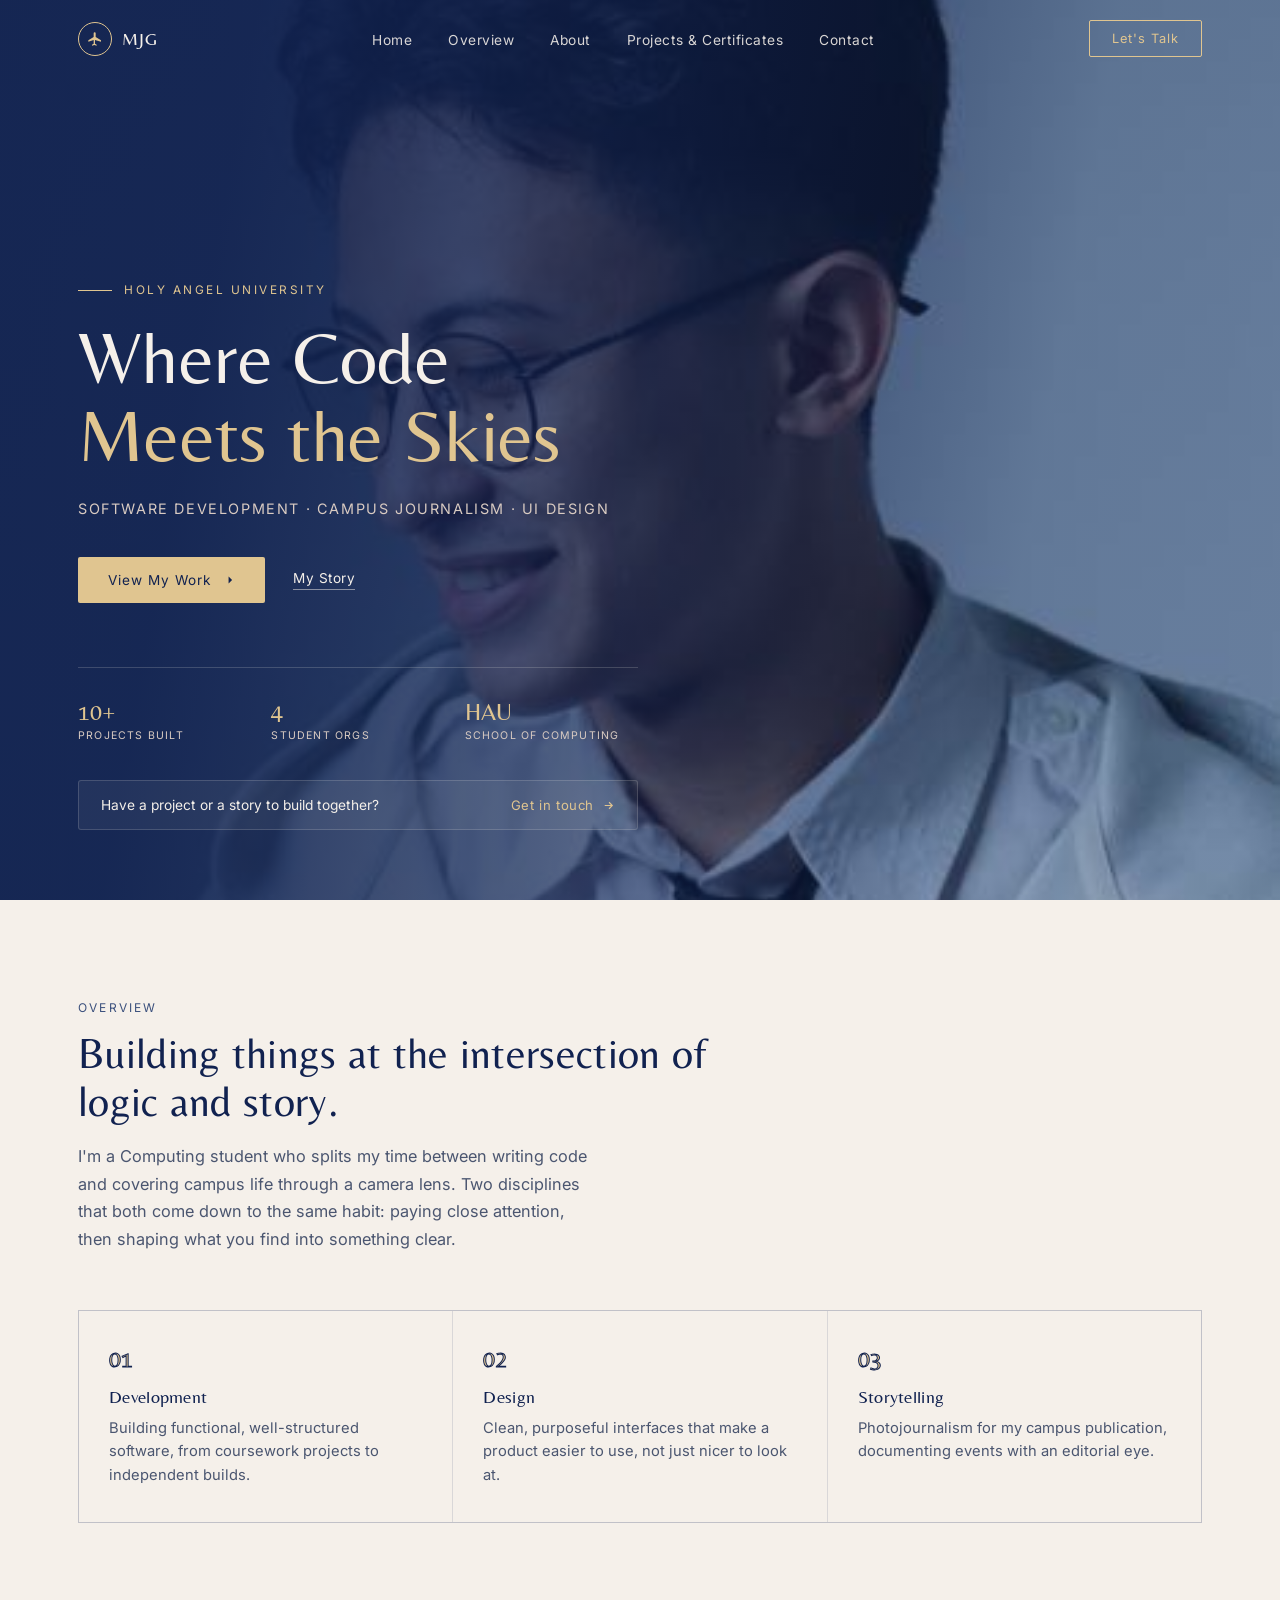
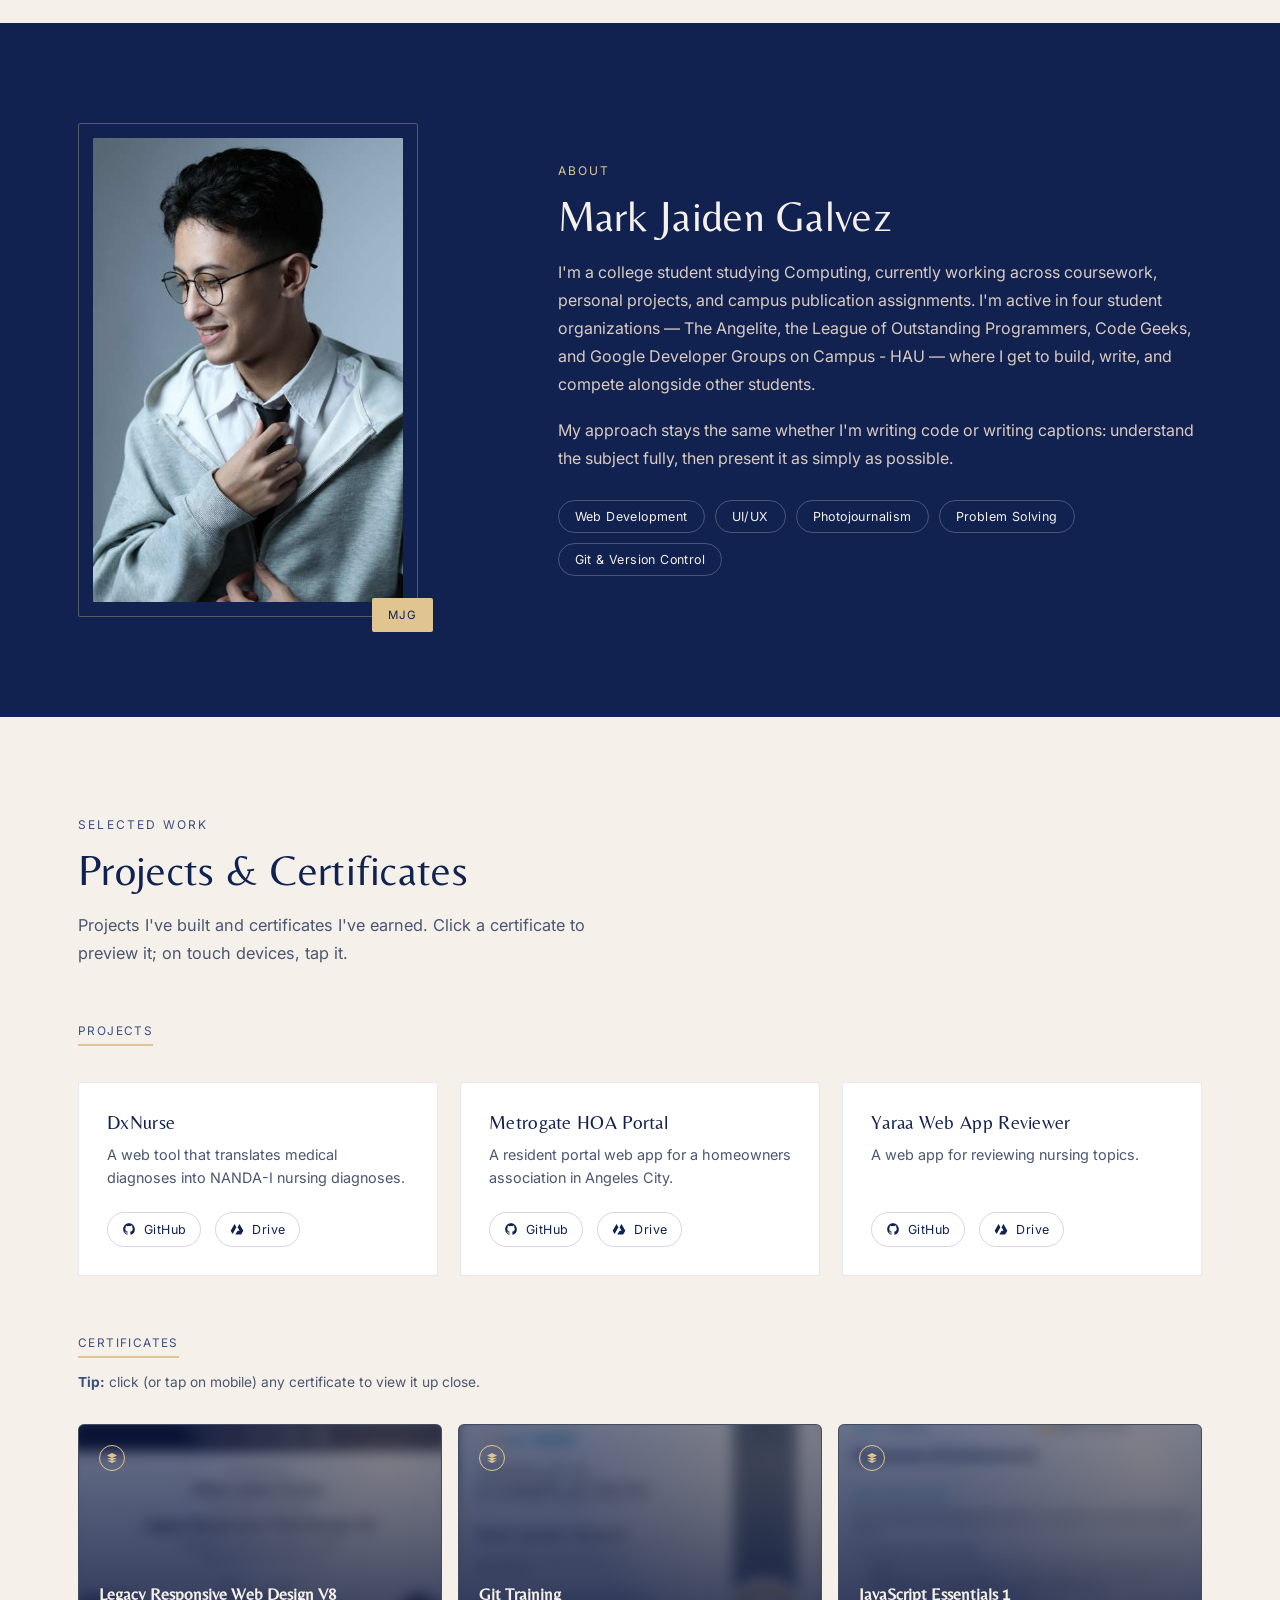
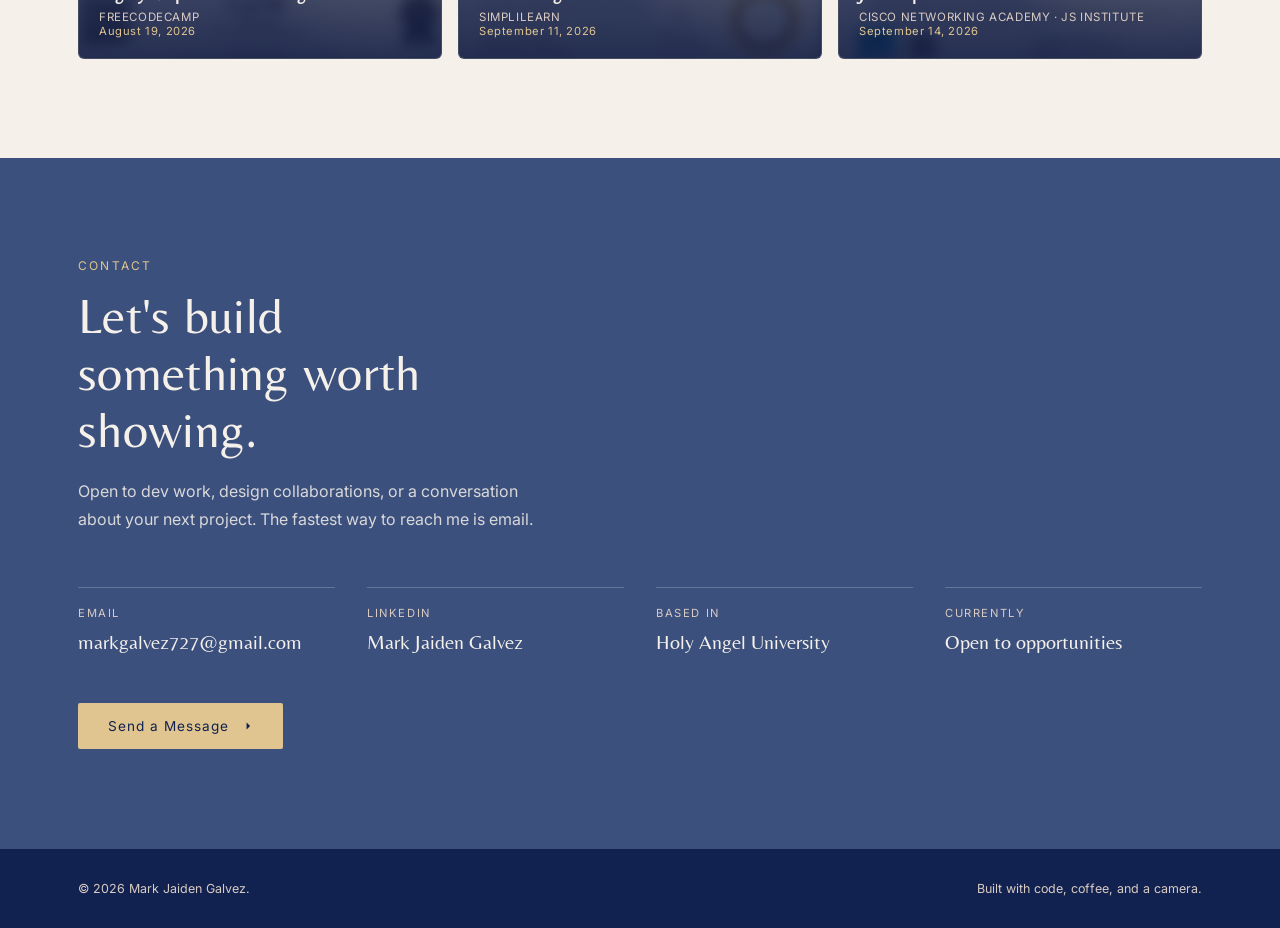
<file: index.html>
<!DOCTYPE html>
<html lang="en">
<head>
<meta charset="UTF-8">
<meta name="viewport" content="width=device-width, initial-scale=1, viewport-fit=cover">
<title>Mark Jaiden Galvez — Portfolio</title>
<link rel="preconnect" href="https://fonts.googleapis.com">
<link rel="preconnect" href="https://fonts.gstatic.com" crossorigin>
<link href="https://fonts.googleapis.com/css2?family=Belleza&family=Inter:wght@400;500;600;700&display=swap" rel="stylesheet">
<link rel="stylesheet" href="style.css">
<style>
.mjg-cert-stage{pointer-events:none!important}
.mjg-cert-stage .mjg-cert-img{display:none;width:100%;height:auto;max-height:68vh;object-fit:contain;border-radius:8px;background:#fff}
.mjg-cert-stage.has-photo{width:min(92vw,760px)!important;max-width:none!important;height:auto!important;min-height:0!important;aspect-ratio:auto!important;max-height:94vh;display:flex;flex-direction:column;justify-content:flex-start;gap:14px}
.mjg-cert-stage.has-photo .mjg-cert-img{display:block}
.mjg-cert-stage.has-photo .mjg-mark{display:none}
.mjg-cert-card{position:relative;overflow:hidden;isolation:isolate}
.mjg-cert-thumb{position:absolute;inset:0;z-index:-1;overflow:hidden;pointer-events:none}
.mjg-cert-thumb img{width:100%;height:100%;object-fit:cover;display:block;filter:blur(6px) saturate(.9);transform:scale(1.12);opacity:.6;transition:filter .35s ease,opacity .35s ease}
.mjg-cert-thumb::after{content:"";position:absolute;inset:0;background:linear-gradient(180deg,rgba(8,18,56,.35) 0%,rgba(8,18,56,.8) 100%)}
.mjg-cert-card:active .mjg-cert-thumb img{filter:blur(2px);opacity:.8}
</style>
</head>
<body>

<nav class="mjg-nav" id="nav">
  <div class="mjg-wrap">
    <a class="mjg-brand" href="#home">
      <span class="mjg-brand-mark"><svg viewBox="0 0 24 24"><path d="M21 16v-2l-8-5V3.5a1.5 1.5 0 0 0-3 0V9l-8 5v2l8-2.5V19l-2.5 1.8V22l3.5-1 3.5 1v-1.2L12 19v-5.5z"/></svg></span>
      MJG
    </a>
    <ul class="mjg-nav-links">
      <li><a href="#home">Home</a></li>
      <li><a href="#overview">Overview</a></li>
      <li><a href="#about">About</a></li>
      <li><a href="#work">Projects &amp; Certificates</a></li>
      <li><a href="#contact">Contact</a></li>
    </ul>
    <a class="mjg-nav-cta" href="#contact">Let's Talk</a>
    <button class="mjg-burger" id="burger" aria-label="Menu"><span></span><span></span><span></span></button>
  </div>
</nav>

<div class="mjg-mobile-panel" id="mobilePanel">
  <a href="#home">Home</a>
  <a href="#overview">Overview</a>
  <a href="#about">About</a>
  <a href="#work">Projects &amp; Certificates</a>
  <a href="#contact">Contact</a>
  <a class="mjg-nav-cta" href="#contact">Talk to me</a>
</div>

<header class="mjg-hero" id="home">
  <div class="mjg-hero-bg"></div>
  <div class="mjg-wrap">
    <div class="mjg-eyebrow"><span class="mjg-line"></span> Holy Angel University</div>
    <h1><span class="mjg-l1">Where Code</span><span class="mjg-l2">Meets the Skies</span></h1>
    <p class="mjg-hero-sub">Software Development &middot; Campus Journalism &middot; UI Design</p>
    <div class="mjg-hero-cta-row">
      <a class="mjg-btn-fill" href="#work">View My Work
        <svg viewBox="0 0 24 24" width="14" height="14" fill="currentColor"><path d="M5 12h14M13 6l6 6-6 6"/></svg>
      </a>
      <a class="mjg-btn-ghost" href="#about">My Story</a>
    </div>
    <div class="mjg-hero-stats">
      <div><div class="mjg-num">10+</div><div class="mjg-lab">Projects Built</div></div>
      <div><div class="mjg-num">4</div><div class="mjg-lab">Student Orgs</div></div>
      <div><div class="mjg-num">HAU</div><div class="mjg-lab">School of Computing</div></div>
    </div>
    <div class="mjg-hero-contact-bar">
      <p>Have a project or a story to build together?</p>
      <a href="#contact">Get in touch <svg viewBox="0 0 24 24" fill="none" stroke="currentColor" stroke-width="2"><path d="M5 12h14M13 6l6 6-6 6"/></svg></a>
    </div>
  </div>
</header>

<section class="mjg-overview" id="overview">
  <div class="mjg-wrap">
    <div class="mjg-section-head mjg-reveal">
      <span class="mjg-kicker">Overview</span>
      <h2>Building things at the intersection of logic and story.</h2>
      <p>I'm a Computing student who splits my time between writing code and covering campus life through a camera lens. Two disciplines that both come down to the same habit: paying close attention, then shaping what you find into something clear.</p>
    </div>
    <div class="mjg-pillars mjg-reveal">
      <div class="mjg-pillar">
        <div class="mjg-n">01</div>
        <h3>Development</h3>
        <p>Building functional, well-structured software, from coursework projects to independent builds.</p>
      </div>
      <div class="mjg-pillar">
        <div class="mjg-n">02</div>
        <h3>Design</h3>
        <p>Clean, purposeful interfaces that make a product easier to use, not just nicer to look at.</p>
      </div>
      <div class="mjg-pillar">
        <div class="mjg-n">03</div>
        <h3>Storytelling</h3>
        <p>Photojournalism for my campus publication, documenting events with an editorial eye.</p>
      </div>
    </div>
  </div>
</section>

<section class="mjg-about" id="about">
  <div class="mjg-wrap">
    <div class="mjg-about-photo mjg-reveal">
      <img src="mjg.jpg" alt="Mark Jaiden Galvez">
      <div class="mjg-tag">MJG</div>
    </div>
    <div class="mjg-about-body mjg-reveal">
      <span class="mjg-kicker" style="color:var(--mjg-gold)">About</span>
      <h2>Mark Jaiden Galvez</h2>
      <p>I'm a college student studying Computing, currently working across coursework, personal projects, and campus publication assignments. I'm active in four student organizations — The Angelite, the League of Outstanding Programmers, Code Geeks, and Google Developer Groups on Campus - HAU — where I get to build, write, and compete alongside other students.</p>
      <p>My approach stays the same whether I'm writing code or writing captions: understand the subject fully, then present it as simply as possible.</p>
      <div class="mjg-tags">
        <span>Web Development</span>
        <span>UI/UX</span>
        <span>Photojournalism</span>
        <span>Problem Solving</span>
        <span>Git &amp; Version Control</span>
      </div>
    </div>
  </div>
</section>

<section class="mjg-work" id="work">
  <div class="mjg-wrap">
    <div class="mjg-section-head mjg-reveal">
      <span class="mjg-kicker">Selected Work</span>
      <h2>Projects &amp; Certificates</h2>
      <p>Projects I've built and certificates I've earned. Click a certificate to preview it; on touch devices, tap it.</p>
    </div>

    <div class="mjg-subtabs mjg-reveal"><span>Projects</span></div>
    <div class="mjg-project-grid mjg-reveal">
      <div class="mjg-project-card">
        <h3>DxNurse</h3>
        <p>A web tool that translates medical diagnoses into NANDA-I nursing diagnoses.</p>
        <div class="mjg-project-links">
          <a href="https://github.com/mjgalvez0608/DxNurse" target="_blank" rel="noopener"><svg viewBox="0 0 24 24"><path d="M12 2C6.48 2 2 6.58 2 12.25c0 4.53 2.87 8.37 6.84 9.73.5.1.68-.22.68-.5 0-.24-.01-.87-.01-1.71-2.78.62-3.37-1.37-3.37-1.37-.45-1.18-1.11-1.5-1.11-1.5-.91-.64.07-.63.07-.63 1 .07 1.53 1.05 1.53 1.05.89 1.56 2.34 1.11 2.91.85.09-.66.35-1.11.63-1.37-2.22-.26-4.56-1.14-4.56-5.06 0-1.12.39-2.03 1.03-2.75-.1-.26-.45-1.31.1-2.73 0 0 .84-.28 2.75 1.05A9.28 9.28 0 0 1 12 6.84c.85 0 1.71.12 2.51.34 1.91-1.33 2.75-1.05 2.75-1.05.55 1.42.2 2.47.1 2.73.64.72 1.03 1.63 1.03 2.75 0 3.93-2.34 4.79-4.57 5.05.36.32.68.94.68 1.9 0 1.37-.01 2.47-.01 2.81 0 .28.18.61.69.5A10.03 10.03 0 0 0 22 12.25C22 6.58 17.52 2 12 2z"/></svg> GitHub</a>
          <a href="#" target="_blank" rel="noopener"><svg viewBox="0 0 24 24"><path d="M7.71 3.5 1.15 15l3.28 5.68L11 9.18 7.71 3.5zM9.07 21.5h9.79L22.85 15h-9.79l-3.99 6.5zM12.99 9.18l6.65 11.5L22.85 15 16.28 3.5l-3.29 5.68z"/></svg> Drive</a>
        </div>
      </div>
      <div class="mjg-project-card">
        <h3>Metrogate HOA Portal</h3>
        <p>A resident portal web app for a homeowners association in Angeles City.</p>
        <div class="mjg-project-links">
          <a href="https://github.com/mjgalvez0608/Metrogate-Website-Deployment" target="_blank" rel="noopener"><svg viewBox="0 0 24 24"><path d="M12 2C6.48 2 2 6.58 2 12.25c0 4.53 2.87 8.37 6.84 9.73.5.1.68-.22.68-.5 0-.24-.01-.87-.01-1.71-2.78.62-3.37-1.37-3.37-1.37-.45-1.18-1.11-1.5-1.11-1.5-.91-.64.07-.63.07-.63 1 .07 1.53 1.05 1.53 1.05.89 1.56 2.34 1.11 2.91.85.09-.66.35-1.11.63-1.37-2.22-.26-4.56-1.14-4.56-5.06 0-1.12.39-2.03 1.03-2.75-.1-.26-.45-1.31.1-2.73 0 0 .84-.28 2.75 1.05A9.28 9.28 0 0 1 12 6.84c.85 0 1.71.12 2.51.34 1.91-1.33 2.75-1.05 2.75-1.05.55 1.42.2 2.47.1 2.73.64.72 1.03 1.63 1.03 2.75 0 3.93-2.34 4.79-4.57 5.05.36.32.68.94.68 1.9 0 1.37-.01 2.47-.01 2.81 0 .28.18.61.69.5A10.03 10.03 0 0 0 22 12.25C22 6.58 17.52 2 12 2z"/></svg> GitHub</a>
          <a href="#" target="_blank" rel="noopener"><svg viewBox="0 0 24 24"><path d="M7.71 3.5 1.15 15l3.28 5.68L11 9.18 7.71 3.5zM9.07 21.5h9.79L22.85 15h-9.79l-3.99 6.5zM12.99 9.18l6.65 11.5L22.85 15 16.28 3.5l-3.29 5.68z"/></svg> Drive</a>
        </div>
      </div>
      <div class="mjg-project-card">
        <h3>Yaraa Web App Reviewer</h3>
        <p>A web app for reviewing nursing topics.</p>
        <div class="mjg-project-links">
          <a href="https://github.com/mjgalvez0608/Yaraa-WebApp-Reviewer" target="_blank" rel="noopener"><svg viewBox="0 0 24 24"><path d="M12 2C6.48 2 2 6.58 2 12.25c0 4.53 2.87 8.37 6.84 9.73.5.1.68-.22.68-.5 0-.24-.01-.87-.01-1.71-2.78.62-3.37-1.37-3.37-1.37-.45-1.18-1.11-1.5-1.11-1.5-.91-.64.07-.63.07-.63 1 .07 1.53 1.05 1.53 1.05.89 1.56 2.34 1.11 2.91.85.09-.66.35-1.11.63-1.37-2.22-.26-4.56-1.14-4.56-5.06 0-1.12.39-2.03 1.03-2.75-.1-.26-.45-1.31.1-2.73 0 0 .84-.28 2.75 1.05A9.28 9.28 0 0 1 12 6.84c.85 0 1.71.12 2.51.34 1.91-1.33 2.75-1.05 2.75-1.05.55 1.42.2 2.47.1 2.73.64.72 1.03 1.63 1.03 2.75 0 3.93-2.34 4.79-4.57 5.05.36.32.68.94.68 1.9 0 1.37-.01 2.47-.01 2.81 0 .28.18.61.69.5A10.03 10.03 0 0 0 22 12.25C22 6.58 17.52 2 12 2z"/></svg> GitHub</a>
          <a href="#" target="_blank" rel="noopener"><svg viewBox="0 0 24 24"><path d="M7.71 3.5 1.15 15l3.28 5.68L11 9.18 7.71 3.5zM9.07 21.5h9.79L22.85 15h-9.79l-3.99 6.5zM12.99 9.18l6.65 11.5L22.85 15 16.28 3.5l-3.29 5.68z"/></svg> Drive</a>
        </div>
      </div>
    </div>

    <div class="mjg-subtabs mjg-reveal" style="margin-top:60px;"><span>Certificates</span></div>
    <p class="mjg-cert-note mjg-reveal"><strong>Tip:</strong> click (or tap on mobile) any certificate to view it up close.</p>
    <div class="mjg-cert-grid mjg-reveal">
      <div class="mjg-cert-card" tabindex="0" data-img="certs/responsive-web-design.jpg">
        <div class="mjg-cert-thumb"><img src="certs/responsive-web-design.jpg" alt="" loading="lazy" decoding="async"></div>
        <div class="mjg-mark"><svg viewBox="0 0 24 24"><path d="M12 2 2 7l10 5 10-5-10-5zM2 17l10 5 10-5M2 12l10 5 10-5"/></svg></div>
        <div>
          <h4>Legacy Responsive Web Design V8</h4>
          <div class="mjg-issuer">freeCodeCamp</div>
          <div class="mjg-date">August 19, 2026</div>
        </div>
        <div class="mjg-expand-hint">View</div>
      </div>
      <div class="mjg-cert-card" tabindex="0" data-img="certs/git-training.jpg">
        <div class="mjg-cert-thumb"><img src="certs/git-training.jpg" alt="" loading="lazy" decoding="async"></div>
        <div class="mjg-mark"><svg viewBox="0 0 24 24"><path d="M12 2 2 7l10 5 10-5-10-5zM2 17l10 5 10-5M2 12l10 5 10-5"/></svg></div>
        <div>
          <h4>Git Training</h4>
          <div class="mjg-issuer">Simplilearn</div>
          <div class="mjg-date">September 11, 2026</div>
        </div>
        <div class="mjg-expand-hint">View</div>
      </div>
      <div class="mjg-cert-card" tabindex="0" data-img="certs/javascript-essentials-1.jpg">
        <div class="mjg-cert-thumb"><img src="certs/javascript-essentials-1.jpg" alt="" loading="lazy" decoding="async"></div>
        <div class="mjg-mark"><svg viewBox="0 0 24 24"><path d="M12 2 2 7l10 5 10-5-10-5zM2 17l10 5 10-5M2 12l10 5 10-5"/></svg></div>
        <div>
          <h4>JavaScript Essentials 1</h4>
          <div class="mjg-issuer">Cisco Networking Academy &middot; JS Institute</div>
          <div class="mjg-date">September 14, 2026</div>
        </div>
        <div class="mjg-expand-hint">View</div>
      </div>
    </div>
  </div>
</section>

<div class="mjg-cert-backdrop" id="certBackdrop"></div>
<div class="mjg-cert-stage" id="certStage" aria-hidden="true">
  <img class="mjg-cert-img" id="certStageImg" alt="">
  <div class="mjg-mark"><svg viewBox="0 0 24 24"><path d="M12 2 2 7l10 5 10-5-10-5zM2 17l10 5 10-5M2 12l10 5 10-5"/></svg></div>
  <div>
    <h4 id="certStageTitle"></h4>
    <div class="mjg-issuer" id="certStageIssuer"></div>
    <div class="mjg-date" id="certStageDate"></div>
  </div>
</div>

<section class="mjg-contact" id="contact">
  <div class="mjg-wrap">
    <span class="mjg-kicker" style="color:var(--mjg-gold)">Contact</span>
    <h2>Let's build something worth showing.</h2>
    <p class="mjg-lead">Open to dev work, design collaborations, or a conversation about your next project. The fastest way to reach me is email.</p>
    <div class="mjg-contact-grid">
      <div class="mjg-contact-item">
        <div class="mjg-lab">Email</div>
        <a href="mailto:markgalvez727@gmail.com">markgalvez727@gmail.com</a>
      </div>
      <div class="mjg-contact-item">
        <div class="mjg-lab">LinkedIn</div>
        <a href="https://www.linkedin.com/in/mark-jaiden-galvez-553943299/" target="_blank" rel="noopener">Mark Jaiden Galvez</a>
      </div>
      <div class="mjg-contact-item">
        <div class="mjg-lab">Based in</div>
        <span>Holy Angel University</span>
      </div>
      <div class="mjg-contact-item">
        <div class="mjg-lab">Currently</div>
        <span>Open to opportunities</span>
      </div>
    </div>
    <div class="mjg-contact-cta">
      <a class="mjg-btn-fill" href="mailto:markgalvez727@gmail.com">Send a Message
        <svg viewBox="0 0 24 24" width="14" height="14" fill="currentColor"><path d="M5 12h14M13 6l6 6-6 6"/></svg>
      </a>
    </div>
  </div>
</section>

<footer>
  <div class="mjg-wrap">
    <span>&copy; 2026 Mark Jaiden Galvez.</span>
    <span>Built with code, coffee, and a camera.</span>
  </div>
</footer>

<script>
const nav = document.getElementById('nav');
window.addEventListener('scroll', () => {
  nav.classList.toggle('is-solid', window.scrollY > 40);
}, {passive:true});

const burger = document.getElementById('burger');
const panel = document.getElementById('mobilePanel');
burger.addEventListener('click', () => {
  burger.classList.toggle('is-open');
  panel.classList.toggle('is-open');
});
panel.querySelectorAll('a').forEach(a => a.addEventListener('click', () => {
  burger.classList.remove('is-open');
  panel.classList.remove('is-open');
}));

const revealEls = document.querySelectorAll('.mjg-reveal');
const io = new IntersectionObserver((entries) => {
  entries.forEach(e => {
    if (e.isIntersecting) {
      e.target.classList.add('is-in');
      io.unobserve(e.target);
    }
  });
}, {threshold:.15});
revealEls.forEach(el => io.observe(el));

const stage = document.getElementById('certStage');
const backdrop = document.getElementById('certBackdrop');
const stageImg = document.getElementById('certStageImg');
const stageTitle = document.getElementById('certStageTitle');
const stageIssuer = document.getElementById('certStageIssuer');
const stageDate = document.getElementById('certStageDate');
const certCards = document.querySelectorAll('.mjg-cert-card');
const isTouch = matchMedia('(hover: none), (pointer: coarse)').matches;

function openCert(card) {
  stageTitle.textContent = card.querySelector('h4').textContent;
  stageIssuer.textContent = card.querySelector('.mjg-issuer').textContent;
  stageDate.textContent = card.querySelector('.mjg-date').textContent;
  const src = card.dataset.img;
  if (src) {
    stageImg.src = src;
    stageImg.alt = stageTitle.textContent + ' certificate';
    stage.classList.add('has-photo');
  } else {
    stageImg.removeAttribute('src');
    stage.classList.remove('has-photo');
  }
  stage.classList.add('is-shown');
  stage.setAttribute('aria-hidden', 'false');
  backdrop.classList.add('is-shown');
}

function closeCert() {
  stage.classList.remove('is-shown');
  stage.setAttribute('aria-hidden', 'true');
  backdrop.classList.remove('is-shown');
}

let openCard = null;
certCards.forEach(card => {
  card.addEventListener('click', () => {
    if (openCard === card) {
      closeCert();
      openCard = null;
    } else {
      openCert(card);
      openCard = card;
    }
  });
  card.addEventListener('keydown', e => {
    if (e.key === 'Enter' || e.key === ' ') { e.preventDefault(); card.click(); }
  });
});
backdrop.addEventListener('click', () => { closeCert(); openCard = null; });
document.addEventListener('keydown', e => {
  if (e.key === 'Escape') { closeCert(); openCard = null; }
});
</script>
</body>
</html>
</file>
<file: style.css>
/* palette */
:root{
  --mjg-navy:#112250;
  --mjg-slate:#3B507D;
  --mjg-gold:#E0C590;
  --mjg-cream:#F5F0EA;
  --mjg-mauve:#D9CBC2;
  box-sizing:border-box;
  padding-top:env(safe-area-inset-top,0px);
  padding-bottom:env(safe-area-inset-bottom,0px);
}
*,*::before,*::after{box-sizing:inherit;margin:0;padding:0;}
html{scroll-behavior:smooth;scroll-padding-top:calc(84px + env(safe-area-inset-top,0px));}
body{
  font-family:'Inter',sans-serif;
  background:var(--mjg-cream);
  color:var(--mjg-navy);
  overflow-x:hidden;
  -webkit-font-smoothing:antialiased;
}
img{max-width:100%;height:auto;display:block;}
a{color:inherit;text-decoration:none;}
.mjg-wrap{max-width:1180px;margin:0 auto;padding:0 28px;}
h1,h2,h3,.mjg-display{font-family:'Belleza',sans-serif;font-weight:400;letter-spacing:.3px;}

/* nav */
.mjg-nav{
  position:fixed;top:0;left:0;right:0;z-index:500;
  padding:calc(20px + env(safe-area-inset-top,0px)) 0 20px;
  transition:background .45s ease, padding .35s ease, box-shadow .35s ease;
}

/* nav after scrolling */
.mjg-nav.is-solid{
  background:rgba(17,34,80,.94);
  backdrop-filter:blur(10px);
  padding-top:calc(12px + env(safe-area-inset-top,0px));
  padding-bottom:12px;
  box-shadow:0 8px 30px rgba(0,0,0,.18);
}
.mjg-nav .mjg-wrap{display:flex;align-items:center;justify-content:space-between;}
.mjg-brand{display:flex;align-items:center;gap:10px;color:var(--mjg-cream);font-family:'Belleza',sans-serif;font-size:1.15rem;letter-spacing:1px;}
.mjg-brand-mark{
  width:34px;height:34px;border:1px solid var(--mjg-gold);border-radius:50%;
  display:flex;align-items:center;justify-content:center;flex-shrink:0;
  transition:transform .6s cubic-bezier(.2,.9,.3,1.3);
}
.mjg-nav:hover .mjg-brand-mark{transform:rotate(28deg);}
.mjg-brand-mark svg{width:16px;height:16px;fill:var(--mjg-gold);}

/* links hidden on small screens */
.mjg-nav-links{display:none;align-items:center;gap:36px;list-style:none;}

/* tighter links on narrow laptops */
@media(min-width:700px) and (max-width:960px){
  .mjg-nav-links{gap:18px;}
  .mjg-nav-links a{font-size:.8rem;}
  .mjg-nav-cta{padding:8px 16px;font-size:.75rem;}
}
.mjg-nav-links a{
  color:var(--mjg-cream);font-size:.86rem;letter-spacing:.5px;position:relative;padding:4px 0;
  opacity:.88;transition:opacity .25s ease;
}
.mjg-nav-links a::after{
  content:"";position:absolute;left:0;bottom:-2px;width:0;height:1px;background:var(--mjg-gold);
  transition:width .3s ease;
}
.mjg-nav-links a:hover{opacity:1;}
.mjg-nav-links a:hover::after{width:100%;}
.mjg-nav-cta{
  display:none;
  border:1px solid var(--mjg-gold);color:var(--mjg-gold)!important;
  padding:10px 22px;font-size:.8rem;letter-spacing:1px;border-radius:2px;
  transition:background .3s ease,color .3s ease;
}
.mjg-nav-cta:hover{background:var(--mjg-gold);color:var(--mjg-navy)!important;}

/* burger button, mobile only */
.mjg-burger{
  display:flex;flex-direction:column;gap:5px;background:none;border:none;cursor:pointer;
  padding:8px;z-index:600;
}
.mjg-burger span{width:24px;height:2px;background:var(--mjg-cream);transition:all .3s ease;}
.mjg-burger.is-open span:nth-child(1){transform:translateY(7px) rotate(45deg);}
.mjg-burger.is-open span:nth-child(2){opacity:0;}
.mjg-burger.is-open span:nth-child(3){transform:translateY(-7px) rotate(-45deg);}

/* fullscreen mobile menu */
.mjg-mobile-panel{
  position:fixed;inset:0;background:rgba(17,34,80,.98);backdrop-filter:blur(6px);
  z-index:450;display:flex;flex-direction:column;align-items:center;justify-content:center;gap:34px;
  opacity:0;pointer-events:none;transform:translateY(-12px);
  transition:opacity .35s ease, transform .35s ease;
}
.mjg-mobile-panel.is-open{opacity:1;pointer-events:auto;transform:translateY(0);}
.mjg-mobile-panel a{color:var(--mjg-cream);font-family:'Belleza',sans-serif;font-size:1.5rem;letter-spacing:1px;}
.mjg-mobile-panel .mjg-nav-cta{display:inline-block;margin-top:10px;}

/* full nav from 700px up */
@media(min-width:700px){
  .mjg-nav-links{display:flex;}
  .mjg-nav-cta{display:inline-block;}
  .mjg-burger{display:none;}
}

/* hero */
.mjg-hero{
  position:relative;min-height:100svh;display:flex;align-items:flex-end;
  padding-bottom:70px;
  padding-top:calc(120px + env(safe-area-inset-top,0px));
  overflow:hidden;
}

/* hero photo with a dark gradient so the text stays readable */
.mjg-hero-bg{
  position:absolute;inset:0;z-index:0;
  background-image:linear-gradient(100deg, rgba(17,34,80,.94) 18%, rgba(17,34,80,.72) 48%, rgba(17,34,80,.42) 78%), url("mjg.jpg");
  background-size:cover;background-position:center 22%;
}
.mjg-hero .mjg-wrap{position:relative;z-index:1;width:100%;}
.mjg-eyebrow{
  display:flex;align-items:center;gap:12px;color:var(--mjg-gold);
  font-size:.74rem;letter-spacing:2.5px;text-transform:uppercase;margin-bottom:22px;
  opacity:0;transform:translateY(14px);animation:riseIn .8s .15s ease forwards;
}
.mjg-eyebrow span.mjg-line{width:34px;height:1px;background:var(--mjg-gold);display:block;}
.mjg-hero h1{
  color:var(--mjg-cream);font-size:clamp(2.4rem,7vw,4.6rem);line-height:1.05;
  max-width:14ch;
}
.mjg-hero h1 .mjg-l1{display:block;opacity:0;transform:translateY(22px);animation:riseIn .9s .3s ease forwards;}
.mjg-hero h1 .mjg-l2{display:block;color:var(--mjg-gold);opacity:0;transform:translateY(22px);animation:riseIn .9s .48s ease forwards;}
.mjg-hero-sub{
  color:var(--mjg-mauve);font-size:.9rem;letter-spacing:1.6px;margin-top:26px;text-transform:uppercase;
  opacity:0;transform:translateY(14px);animation:riseIn .9s .68s ease forwards;
}
.mjg-hero-cta-row{
  display:flex;flex-wrap:wrap;align-items:center;gap:28px;margin-top:40px;
  opacity:0;transform:translateY(14px);animation:riseIn .9s .84s ease forwards;
}
.mjg-btn-fill{
  background:var(--mjg-gold);color:var(--mjg-navy);padding:15px 30px;font-size:.85rem;letter-spacing:1px;
  border-radius:2px;display:inline-flex;align-items:center;gap:10px;transition:transform .3s ease, box-shadow .3s ease;
}
.mjg-btn-fill:hover{transform:translateY(-3px);box-shadow:0 14px 26px rgba(224,197,144,.28);}
.mjg-btn-ghost{
  color:var(--mjg-cream);font-size:.85rem;letter-spacing:.5px;border-bottom:1px solid rgba(245,240,234,.5);
  padding-bottom:3px;transition:border-color .3s ease;
}
.mjg-btn-ghost:hover{border-color:var(--mjg-gold);color:var(--mjg-gold);}

/* hero text fades up on load */
@keyframes riseIn{to{opacity:1;transform:translateY(0);}}

.mjg-hero-stats{
  margin-top:64px;padding-top:30px;border-top:1px solid rgba(245,240,234,.18);
  display:grid;grid-template-columns:repeat(3,1fr);gap:20px;max-width:560px;
  opacity:0;transform:translateY(14px);animation:riseIn .9s 1s ease forwards;
}
.mjg-hero-stats .mjg-num{font-family:'Belleza',sans-serif;color:var(--mjg-gold);font-size:1.5rem;}
.mjg-hero-stats .mjg-lab{color:var(--mjg-mauve);font-size:.66rem;letter-spacing:1.2px;text-transform:uppercase;margin-top:4px;}

.mjg-hero-contact-bar{
  margin-top:38px;display:flex;align-items:center;justify-content:space-between;gap:20px;flex-wrap:wrap;
  background:rgba(245,240,234,.06);border:1px solid rgba(245,240,234,.16);border-radius:3px;
  padding:16px 22px;max-width:560px;
  opacity:0;transform:translateY(14px);animation:riseIn .9s 1.16s ease forwards;
}
.mjg-hero-contact-bar p{color:var(--mjg-cream);font-size:.86rem;}
.mjg-hero-contact-bar a{color:var(--mjg-gold);font-size:.82rem;letter-spacing:.6px;white-space:nowrap;display:inline-flex;align-items:center;gap:8px;}
.mjg-hero-contact-bar a svg{width:13px;height:13px;transition:transform .3s ease;}
.mjg-hero-contact-bar a:hover svg{transform:translateX(4px);}

section{padding:100px 0;}
.mjg-section-head{max-width:640px;margin-bottom:56px;}
.mjg-kicker{
  color:var(--mjg-slate);font-size:.75rem;letter-spacing:2.2px;text-transform:uppercase;margin-bottom:14px;display:block;
}
.mjg-section-head h2{font-size:clamp(1.9rem,4vw,2.6rem);color:var(--mjg-navy);}
.mjg-section-head p{margin-top:18px;color:#4b5670;font-size:1.02rem;line-height:1.7;max-width:52ch;}

/* scroll reveal, JS adds .is-in */
.mjg-reveal{opacity:0;transform:translateY(26px);transition:opacity .7s ease, transform .7s ease;}
.mjg-reveal.is-in{opacity:1;transform:translateY(0);}

/* overview */
.mjg-overview{background:var(--mjg-cream);}
.mjg-pillars{display:grid;grid-template-columns:1fr;gap:1px;background:rgba(17,34,80,.12);border:1px solid rgba(17,34,80,.12);}
.mjg-pillar{background:var(--mjg-cream);padding:34px 30px;}
.mjg-pillar .mjg-n{font-family:'Belleza',sans-serif;color:var(--mjg-gold);font-size:1.5rem;-webkit-text-stroke:1px var(--mjg-navy);}
.mjg-pillar h3{margin-top:14px;font-size:1.15rem;color:var(--mjg-navy);}
.mjg-pillar p{margin-top:10px;color:#4b5670;font-size:.92rem;line-height:1.6;}
@media(min-width:760px){.mjg-pillars{grid-template-columns:repeat(3,1fr);}}

/* about */
.mjg-about{background:var(--mjg-navy);color:var(--mjg-cream);position:relative;}
.mjg-about .mjg-wrap{display:grid;grid-template-columns:1fr;gap:50px;align-items:center;}
.mjg-about-photo{
  position:relative;border:1px solid rgba(224,197,144,.35);padding:14px;border-radius:2px;
  max-width:340px;justify-self:start;
}
.mjg-about-photo img{border-radius:1px;filter:grayscale(.15);}
.mjg-about-photo .mjg-tag{
  position:absolute;bottom:-16px;right:-16px;background:var(--mjg-gold);color:var(--mjg-navy);
  padding:10px 16px;font-size:.72rem;letter-spacing:1px;text-transform:uppercase;border-radius:2px;
}
.mjg-about h2{color:var(--mjg-cream);font-size:clamp(1.9rem,4vw,2.6rem);}
.mjg-about-body p{color:var(--mjg-mauve);line-height:1.75;margin-top:18px;font-size:1rem;}
.mjg-tags{display:flex;flex-wrap:wrap;gap:10px;margin-top:28px;}
.mjg-tags span{
  border:1px solid rgba(245,240,234,.25);color:var(--mjg-cream);font-size:.78rem;
  padding:8px 16px;border-radius:20px;letter-spacing:.4px;
}
@media(min-width:860px){.mjg-about .mjg-wrap{grid-template-columns:.8fr 1.2fr;}}

/* projects and certificates */
.mjg-work{background:var(--mjg-cream);}
.mjg-subtabs{display:flex;gap:10px;margin-bottom:36px;flex-wrap:wrap;}
.mjg-subtabs span{
  font-size:.74rem;letter-spacing:1.4px;text-transform:uppercase;color:var(--mjg-slate);
  border-bottom:2px solid var(--mjg-gold);padding-bottom:6px;
}
.mjg-project-grid{display:grid;grid-template-columns:1fr;gap:22px;}
.mjg-project-card{
  position:relative;background:#fff;border:1px solid rgba(17,34,80,.1);border-radius:3px;padding:28px;
  transition:transform .4s cubic-bezier(.2,.8,.3,1), border-color .4s ease;
  will-change:transform;
}
.mjg-project-card::after{
  content:"";position:absolute;inset:0;border-radius:inherit;pointer-events:none;
  box-shadow:0 22px 40px rgba(17,34,80,.14);opacity:0;transition:opacity .4s ease;
}

/* appear on screen when clicked */
.mjg-project-card:active{transform:translateY(-8px);border-color:rgba(17,34,80,0);}
.mjg-project-card:active::after{opacity:1;}
.mjg-project-card h3{color:var(--mjg-navy);font-size:1.2rem;}
.mjg-project-card p{color:#4b5670;font-size:.9rem;line-height:1.6;margin-top:10px;min-height:3.4em;}
.mjg-project-links{display:flex;gap:14px;margin-top:20px;}
.mjg-project-links a{
  display:inline-flex;align-items:center;gap:8px;font-size:.78rem;letter-spacing:.4px;
  color:var(--mjg-navy);border:1px solid rgba(17,34,80,.18);padding:9px 14px;border-radius:20px;
  transition:background .3s ease,color .3s ease,border-color .3s ease;
}
.mjg-project-links a:hover{background:var(--mjg-navy);color:var(--mjg-cream);border-color:var(--mjg-navy);}
.mjg-project-links svg{width:14px;height:14px;fill:currentColor;}
@media(min-width:720px){.mjg-project-grid{grid-template-columns:repeat(2,1fr);}}
@media(min-width:1080px){.mjg-project-grid{grid-template-columns:repeat(3,1fr);}}

.mjg-cert-note{color:#4b5670;font-size:.86rem;margin:-20px 0 34px;max-width:46ch;}
.mjg-cert-note strong{color:var(--mjg-slate);}
.mjg-cert-grid{display:grid;grid-template-columns:repeat(2,1fr);gap:16px;}

/* certificate cards */
.mjg-cert-card{
  position:relative;aspect-ratio:1.55/1;background:var(--mjg-navy);border-radius:6px;overflow:hidden;
  padding:20px;display:flex;flex-direction:column;justify-content:space-between;cursor:pointer;
  border:1px solid rgba(224,197,144,.25);
  transition:transform .35s ease;
  will-change:transform;
  z-index:1;
}
.mjg-cert-card:active{transform:translateY(-6px);}
.mjg-cert-card::before{
  content:"";position:absolute;inset:0;
  background:radial-gradient(circle at 85% 15%, rgba(224,197,144,.22), transparent 55%);
}
.mjg-cert-card .mjg-mark{width:26px;height:26px;border:1px solid var(--mjg-gold);border-radius:50%;display:flex;align-items:center;justify-content:center;}
.mjg-cert-card .mjg-mark svg{width:12px;height:12px;fill:var(--mjg-gold);}
.mjg-cert-card h4{color:var(--mjg-cream);font-family:'Belleza',sans-serif;font-size:1.05rem;position:relative;}
.mjg-cert-card .mjg-issuer{color:var(--mjg-mauve);font-size:.72rem;letter-spacing:.6px;text-transform:uppercase;margin-top:6px;position:relative;}
.mjg-cert-card .mjg-date{color:var(--mjg-gold);font-size:.7rem;letter-spacing:.6px;position:relative;}
.mjg-cert-card .mjg-expand-hint{
  position:absolute;bottom:16px;right:18px;color:var(--mjg-mauve);font-size:.64rem;letter-spacing:.6px;
  opacity:0;transition:opacity .3s ease;text-transform:uppercase;
}
.mjg-cert-card:active .mjg-expand-hint{opacity:.8;}

/* enlarged certificate */
.mjg-cert-stage{
  position:fixed;top:50%;left:50%;
  width:min(560px,86vw);height:min(360px,60vh);
  transform:translate(-50%,-50%) scale(.92);
  background:var(--mjg-navy);border:1px solid rgba(224,197,144,.35);border-radius:6px;
  padding:34px;display:flex;flex-direction:column;justify-content:space-between;
  box-shadow:0 40px 90px rgba(0,0,0,.45);
  opacity:0;pointer-events:none;z-index:900;
  transition:opacity .35s ease, transform .35s cubic-bezier(.22,.9,.3,1.05);
}
.mjg-cert-stage.is-shown{opacity:1;transform:translate(-50%,-50%) scale(1);pointer-events:auto;}
.mjg-cert-stage::before{
  content:"";position:absolute;inset:0;border-radius:inherit;
  background:radial-gradient(circle at 85% 15%, rgba(224,197,144,.22), transparent 55%);
}
.mjg-cert-stage .mjg-mark{width:30px;height:30px;border:1px solid var(--mjg-gold);border-radius:50%;display:flex;align-items:center;justify-content:center;position:relative;}
.mjg-cert-stage .mjg-mark svg{width:14px;height:14px;fill:var(--mjg-gold);}
.mjg-cert-stage h4{color:var(--mjg-cream);font-family:'Belleza',sans-serif;font-size:1.55rem;position:relative;}
.mjg-cert-stage .mjg-issuer{color:var(--mjg-mauve);font-size:.82rem;letter-spacing:.6px;text-transform:uppercase;margin-top:10px;position:relative;}
.mjg-cert-stage .mjg-date{color:var(--mjg-gold);font-size:.78rem;letter-spacing:.6px;position:relative;margin-top:4px;}

/* backdrop behind the enlarged certificate */
.mjg-cert-backdrop{
  position:fixed;inset:0;background:rgba(9,16,38,.72);backdrop-filter:blur(3px);
  opacity:0;pointer-events:none;transition:opacity .35s ease;z-index:850;
}
.mjg-cert-backdrop.is-shown{opacity:1;pointer-events:auto;}

@media(min-width:720px){.mjg-cert-grid{grid-template-columns:repeat(3,1fr);}}

/* contact */
.mjg-contact{background:var(--mjg-slate);color:var(--mjg-cream);text-align:left;}
.mjg-contact h2{color:var(--mjg-cream);font-size:clamp(2rem,5vw,3.1rem);max-width:16ch;}
.mjg-contact p.mjg-lead{color:var(--mjg-cream);opacity:.85;margin-top:20px;max-width:48ch;line-height:1.7;}
.mjg-contact-grid{display:grid;grid-template-columns:1fr;gap:40px 32px;margin-top:54px;}
.mjg-contact-item{border-top:1px solid rgba(245,240,234,.22);padding-top:18px;}
.mjg-contact-item .mjg-lab{font-size:.7rem;letter-spacing:1.6px;text-transform:uppercase;color:var(--mjg-mauve);}
.mjg-contact-item a,.mjg-contact-item span{display:block;margin-top:10px;font-family:'Belleza',sans-serif;font-size:1.25rem;}
.mjg-contact-item a{transition:color .3s ease;}
.mjg-contact-item a:hover{color:var(--mjg-gold);}
.mjg-contact-cta{margin-top:50px;}
@media(min-width:760px){.mjg-contact-grid{grid-template-columns:repeat(4,1fr);}}

/* footer */
footer{background:var(--mjg-navy);color:var(--mjg-mauve);padding:32px 0;font-size:.78rem;}
footer .mjg-wrap{display:flex;flex-wrap:wrap;gap:12px;justify-content:space-between;align-items:center;}

/* tablet, 761-1024px */
@media(min-width:761px) and (max-width:1024px){
  section{padding:80px 0;}
  .mjg-cert-grid{grid-template-columns:repeat(2,1fr);}
  .mjg-contact-grid{grid-template-columns:repeat(2,1fr);}
  .mjg-hero-stats{max-width:100%;}
}

/* mobile, up to 600px */
@media(max-width:600px){
  section{padding:56px 0;}
  .mjg-hero{padding-bottom:50px;}
  .mjg-hero-cta-row{gap:18px;}
  .mjg-hero-stats{grid-template-columns:1fr 1fr;gap:16px 20px;}
  .mjg-about-photo{max-width:100%;justify-self:center;}
  .mjg-project-card{padding:22px;}
  .mjg-cert-grid{grid-template-columns:1fr;}
  .mjg-cert-stage{padding:24px;}
  .mjg-contact-cta{margin-top:34px;}
}

/* reduced motion */
@media(prefers-reduced-motion:reduce){
  *{animation-duration:.01ms!important;transition-duration:.01ms!important;}
}
</file>
